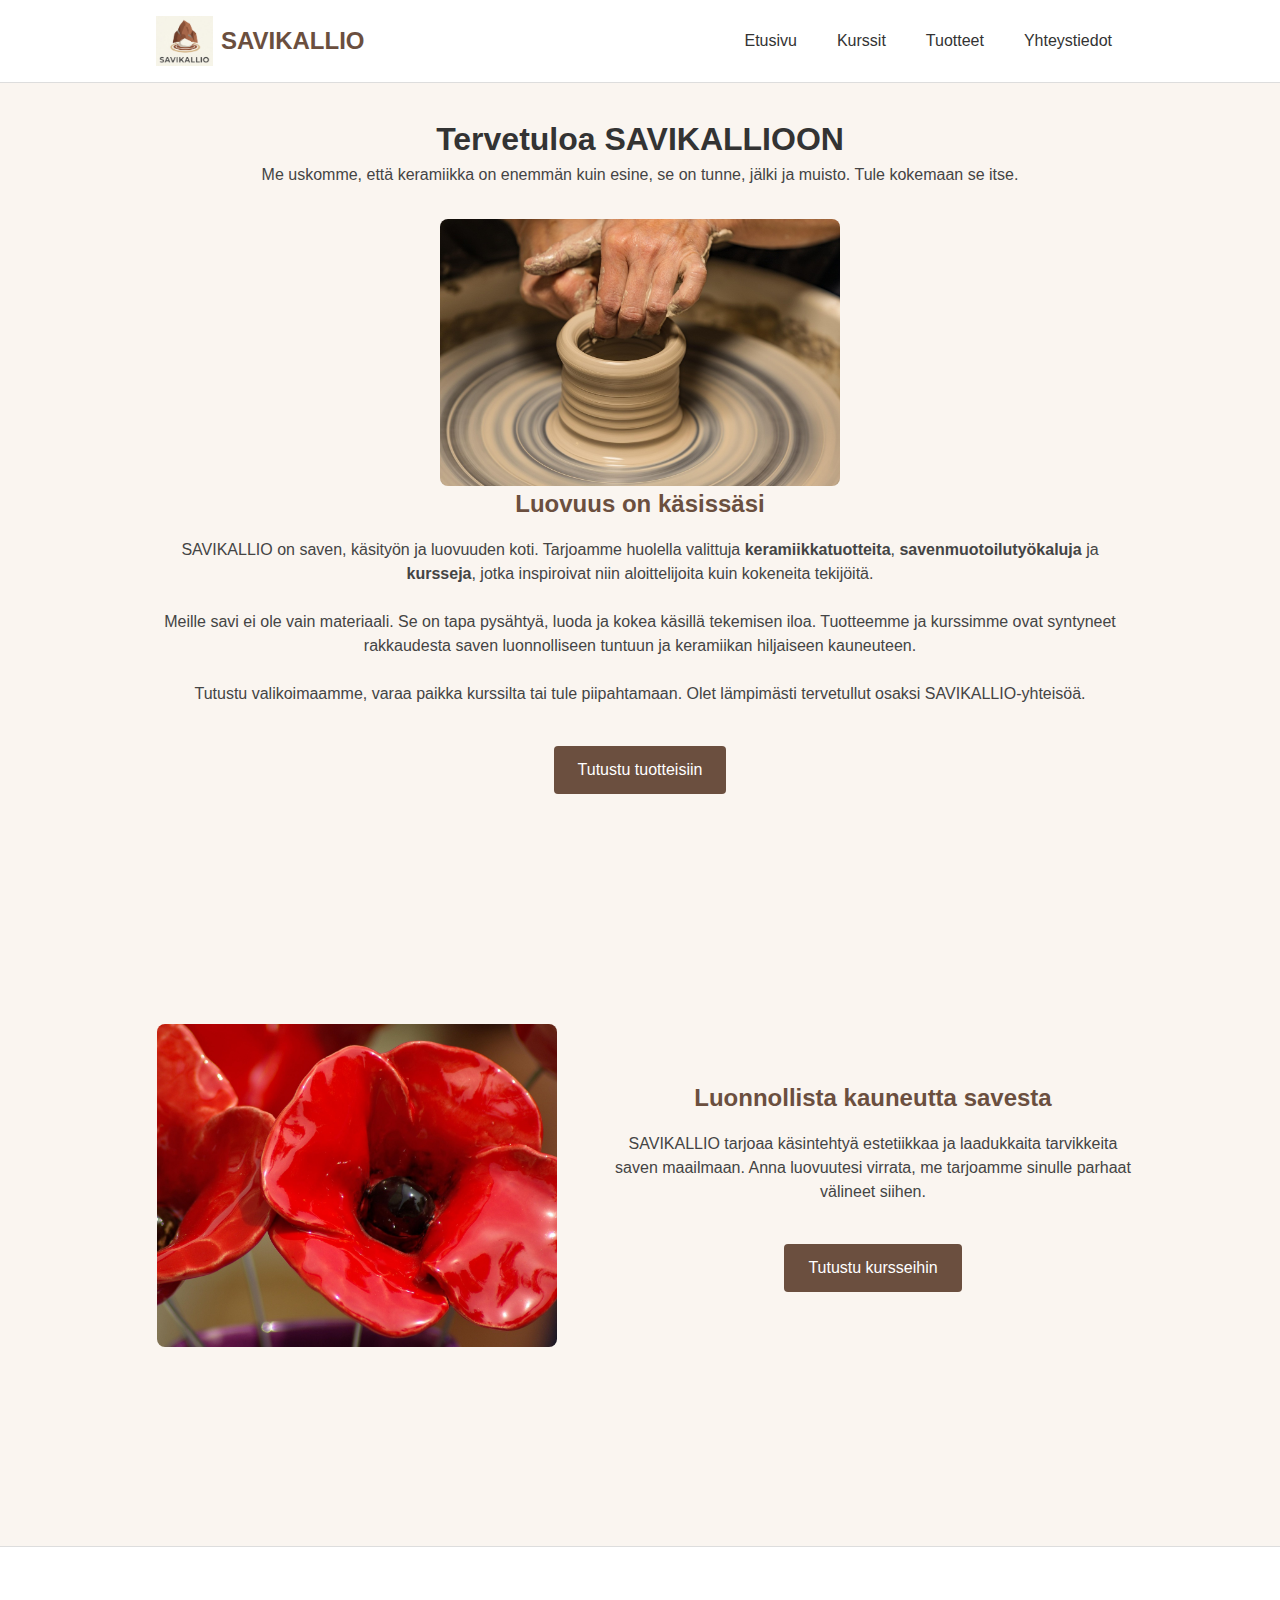
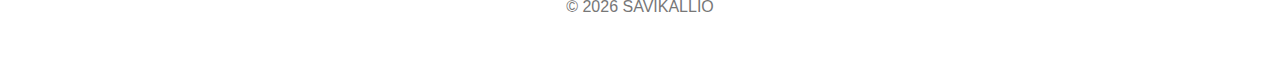
<file: index.html>
<!doctype html>
<html lang="fi">

<head>
  <meta charset="utf-8" />
  <meta name="viewport" content="width=device-width,initial-scale=1" />
  <meta name="author" content="Kaisa Kallio">
  <title>SAVIKALLIO</title>
  <link rel="stylesheet" href="tyyli.css" />
</head>

<body>
  <header class="site-header">
    <div class="container header-inner">
      <a class="brand" href="index.html">
        <img src="Kuvia/Logo.jpg" alt="SAVIKALLIO logo" class="logo" />
        <span class="brand-text">SAVIKALLIO</span>
      </a>

      <!-- Piilotettu valintaruutu -->
      <input type="checkbox" id="nav-toggle" class="nav-checkbox" />
      <label for="nav-toggle" class="nav-toggle-label" aria-label="Avaa valikko">
        ☰
      </label>

      <!-- <button id="navToggle4" class="nav-toggle" aria-expanded="false" aria-controls="mainNav4">Valikko</button> -->

      <nav id="mainNav4" class="main-nav" aria-label="Päänavigaatio">
        <ul>
          <li><a href="index.html">Etusivu</a></li>
          <li><a href="kurssit.html">Kurssit</a></li>
          <li><a href="tuotteet.html" aria-current="page">Tuotteet</a></li>
          <li><a href="yhteystiedot.html">Yhteystiedot</a></li>
        </ul>
      </nav>
    </div>

  </header>

  <!--hero-section container-->

  <section class="image-text container">
    <div class="text-side">
      <h1>Tervetuloa SAVIKALLIOON</h1>

      <p>
        Me uskomme, että keramiikka on enemmän kuin esine, se on tunne, jälki ja muisto. Tule kokemaan se itse.
      </p>
    </div>
  </section>

  <section class="image-text container">
    <div class="image-side">
      <img src="Kuvia/Dreijaus.jpg" alt="Savimateriaali tai keramiikkatyö" />
    </div>
    <div class="text-side">
      <h2>Luovuus on käsissäsi</h2>

      <p> SAVIKALLIO on saven, käsityön ja luovuuden koti. Tarjoamme huolella valittuja
        <strong>keramiikkatuotteita</strong>, <strong>savenmuotoilutyökaluja</strong> ja <strong>kursseja</strong>,
        jotka
        inspiroivat niin aloittelijoita kuin kokeneita tekijöitä.
      </p>

      <p>
        Meille savi ei ole vain materiaali. Se on tapa pysähtyä, luoda ja kokea käsillä tekemisen iloa. Tuotteemme ja
        kurssimme ovat syntyneet rakkaudesta saven luonnolliseen tuntuun ja keramiikan hiljaiseen kauneuteen.
      </p>

      <p>
        Tutustu valikoimaamme, varaa paikka kurssilta tai tule piipahtamaan. Olet lämpimästi tervetullut osaksi
        SAVIKALLIO-yhteisöä.
      </p>

      <a href="tuotteet.html" class="button">Tutustu tuotteisiin</a>
    </div>
  </section>

  <section class="centered-section">
    <div class="centered-content">
      <div class="image-side">
        <img src="Kuvia/Kukkia.jpg" alt="Savikukkia" />
      </div>
      <div class="text-side">
        <h2>Luonnollista kauneutta savesta</h2>
        <p>
          SAVIKALLIO tarjoaa käsintehtyä estetiikkaa ja laadukkaita tarvikkeita saven maailmaan. Anna luovuutesi
          virrata, me tarjoamme sinulle parhaat välineet siihen.
        </p>
        <a href="kurssit.html" class="button">Tutustu kursseihin</a>
      </div>
    </div>
  </section>



  <footer class="site-footer">
    <div class="container footer-inner">
      <p>© <span id="year4"></span> SAVIKALLIO</p>
    </div>
  </footer>

  <script>
    document.addEventListener('DOMContentLoaded', () => {
      const yearEl = document.getElementById('year4');
      if (yearEl) yearEl.textContent = new Date().getFullYear();

      const navToggle = document.getElementById('navToggle4');
      const mainNav = document.getElementById('mainNav4');

      if (navToggle && mainNav) {
        navToggle.addEventListener('click', () => {
          const expanded = navToggle.getAttribute('aria-expanded') === 'true';
          navToggle.setAttribute('aria-expanded', !expanded);
          mainNav.classList.toggle('open');
        });
      }
    });
  </script>
</body>

</html>
</file>
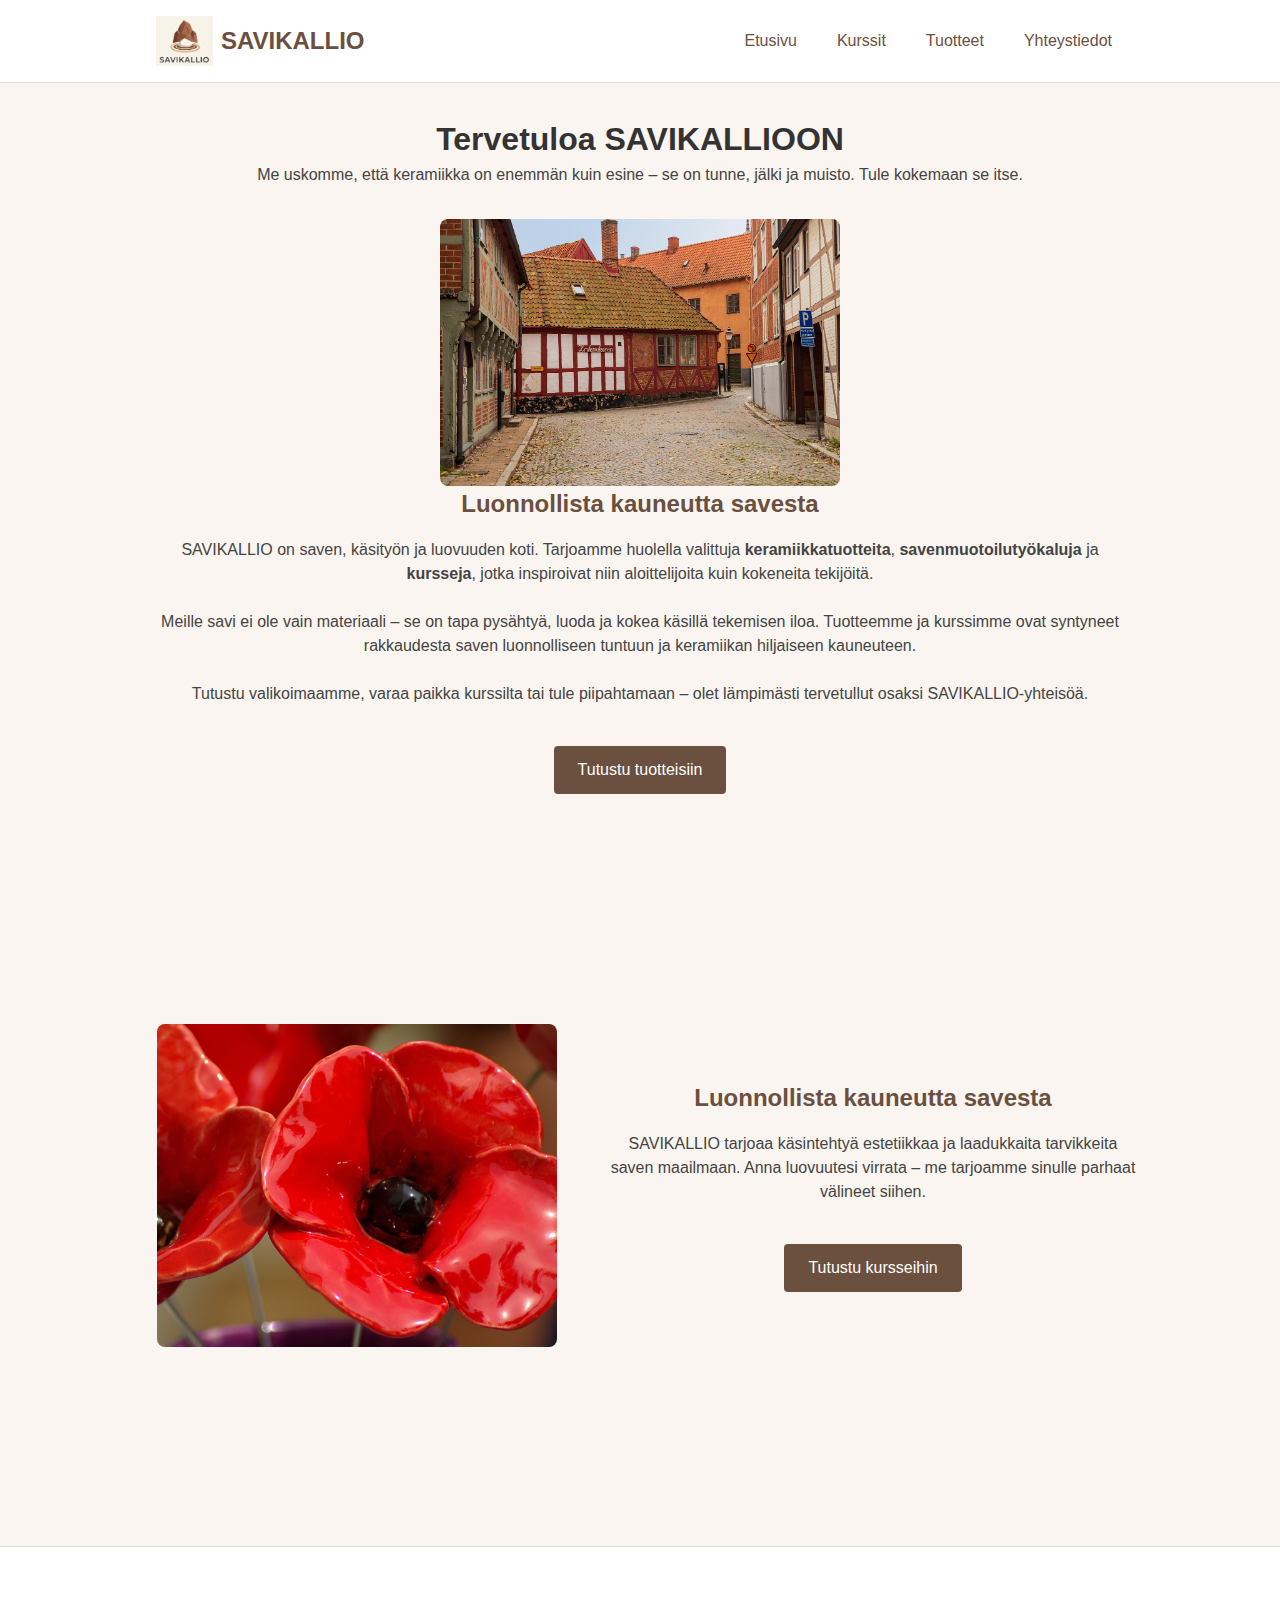
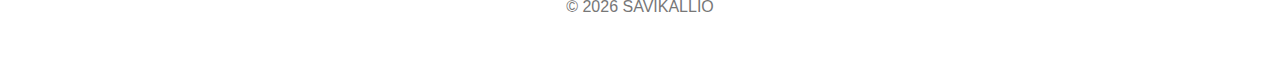
<file: SAVIKALLIO/index.html>
<!doctype html>
<html lang="fi">

<head>
  <meta charset="utf-8" />
  <meta name="viewport" content="width=device-width,initial-scale=1" />
  <meta name="author" content="Kaisa Kallio">
  <title>Tuotteet — SAVIKALLIO</title>
  <link rel="stylesheet" href="tyyli.css" />
</head>

<body>
  <header class="site-header">
    <div class="container header-inner">
      <a class="brand" href="index.html">
        <img src="Kuvia/Logo.jpg" alt="SAVIKALLIO logo" class="logo" />
        <span class="brand-text">SAVIKALLIO</span>
      </a>

      <!-- Piilotettu valintaruutu -->
      <input type="checkbox" id="nav-toggle" class="nav-checkbox" />
      <label for="nav-toggle" class="nav-toggle-label" aria-label="Avaa valikko">
        ☰
      </label>

      <button id="navToggle4" class="nav-toggle" aria-expanded="false" aria-controls="mainNav4">Valikko</button>

      <nav id="mainNav4" class="main-nav" aria-label="Päänavigaatio">
        <ul>
          <li><a href="index.html">Etusivu</a></li>
          <li><a href="kurssit.html">Kurssit</a></li>
          <li><a href="tuotteet.html" aria-current="page">Tuotteet</a></li>
          <li><a href="yhteystiedot.html">Yhteystiedot</a></li>
        </ul>
      </nav>
    </div>

  </header>

  <!--hero-section container-->

  <section class="image-text container">
    <div class="text-side">
      <h1>Tervetuloa SAVIKALLIOON</h1>

      <p>
        Me uskomme, että keramiikka on enemmän kuin esine – se on tunne, jälki ja muisto. Tule kokemaan se itse.
      </p>
    </div>
  </section>

  <section class="image-text container">
    <div class="image-side">
      <img src="Kuvia/Tilat.jpg" alt="Savimateriaali tai keramiikkatyö" />
    </div>
    <div class="text-side">
      <h2>Luonnollista kauneutta savesta</h2>

      <p> SAVIKALLIO on saven, käsityön ja luovuuden koti. Tarjoamme huolella valittuja
        <strong>keramiikkatuotteita</strong>, <strong>savenmuotoilutyökaluja</strong> ja <strong>kursseja</strong>,
        jotka
        inspiroivat niin aloittelijoita kuin kokeneita tekijöitä.
      </p>

      <p>
        Meille savi ei ole vain materiaali – se on tapa pysähtyä, luoda ja kokea käsillä tekemisen iloa. Tuotteemme ja
        kurssimme ovat syntyneet rakkaudesta saven luonnolliseen tuntuun ja keramiikan hiljaiseen kauneuteen.
      </p>

      <p>
        Tutustu valikoimaamme, varaa paikka kurssilta tai tule piipahtamaan – olet lämpimästi tervetullut osaksi
        SAVIKALLIO-yhteisöä.
      </p>

      <a href="tuotteet.html" class="button">Tutustu tuotteisiin</a>
    </div>
  </section>

  <section class="centered-section">
    <div class="centered-content">
      <div class="image-side">
        <img src="Kuvia/Kukkia.jpg" alt="Savikukkia" />
      </div>
      <div class="text-side">
        <h2>Luonnollista kauneutta savesta</h2>
        <p>
          SAVIKALLIO tarjoaa käsintehtyä estetiikkaa ja laadukkaita tarvikkeita saven maailmaan. Anna luovuutesi virrata
          – me tarjoamme sinulle parhaat välineet siihen.
        </p>
        <a href="kurssit.html" class="button">Tutustu kursseihin</a>
      </div>
    </div>
  </section>



  <footer class="site-footer">
    <div class="container footer-inner">
      <p>© <span id="year4"></span> SAVIKALLIO</p>
    </div>
  </footer>

  <script>
    document.addEventListener('DOMContentLoaded', () => {
      const yearEl = document.getElementById('year4');
      if (yearEl) yearEl.textContent = new Date().getFullYear();

      const navToggle = document.getElementById('navToggle4');
      const mainNav = document.getElementById('mainNav4');

      if (navToggle && mainNav) {
        navToggle.addEventListener('click', () => {
          const expanded = navToggle.getAttribute('aria-expanded') === 'true';
          navToggle.setAttribute('aria-expanded', !expanded);
          mainNav.classList.toggle('open');
        });
      }
    });
  </script>
</body>

</html>
</file>
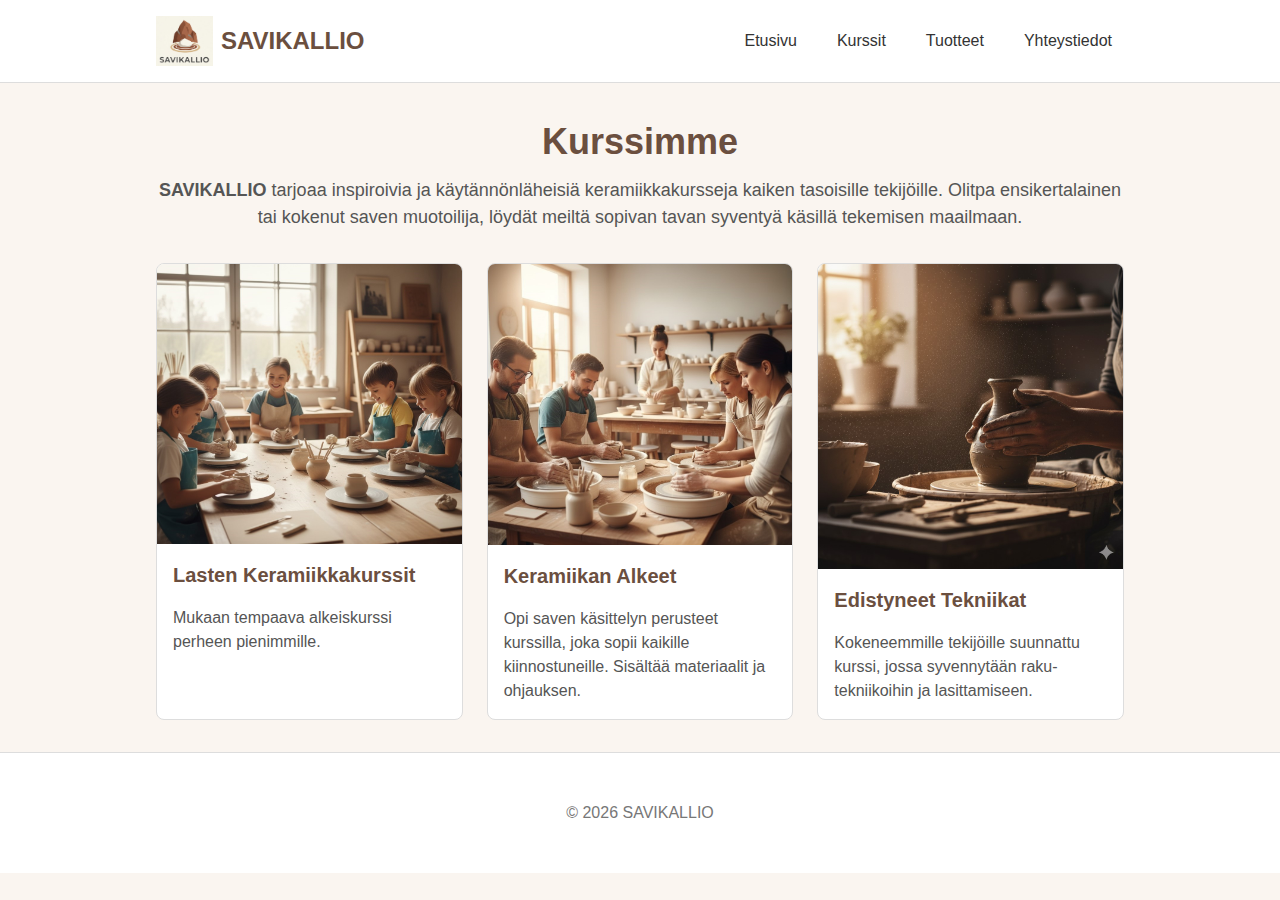
<file: kurssit.html>
<!doctype html>
<html lang="fi">

<head>
    <meta charset="utf-8" />
    <meta name="viewport" content="width=device-width,initial-scale=1" />
    <meta name="author" content="Kaisa Kallio">
    <title>SAVIKALLIO</title>
    <link rel="stylesheet" href="tyyli.css" />
</head>

<body>
    <header class="site-header">
        <div class="container header-inner">
            <a class="brand" href="index.html">
                <img src="Kuvia/Logo.jpg" alt="SAVIKALLIO logo" class="logo" />
                <span class="brand-text">SAVIKALLIO</span>
            </a>

            <!-- Piilotettu valintaruutu -->
            <input type="checkbox" id="nav-toggle" class="nav-checkbox" />
            <label for="nav-toggle" class="nav-toggle-label" aria-label="Avaa valikko">
                ☰
            </label>

            <!-- <button id="navToggle4" class="nav-toggle" aria-expanded="false" aria-controls="mainNav4">Valikko</button>-->

            <nav id="mainNav4" class="main-nav" aria-label="Päänavigaatio">
                <ul>
                    <li><a href="index.html">Etusivu</a></li>
                    <li><a href="kurssit.html">Kurssit</a></li>
                    <li><a href="tuotteet.html" aria-current="page">Tuotteet</a></li>
                    <li><a href="yhteystiedot.html">Yhteystiedot</a></li>
                </ul>
            </nav>
        </div>
    </header>

    <main class="container">
        <section class="products-hero">
            <h1>Kurssimme</h1>
            <p><strong>SAVIKALLIO</strong> tarjoaa inspiroivia ja käytännönläheisiä keramiikkakursseja kaiken tasoisille
                tekijöille.
                Olitpa ensikertalainen tai kokenut saven muotoilija, löydät meiltä sopivan tavan syventyä käsillä
                tekemisen maailmaan.</p>
        </section>

        <section class="products-list">
            <div class="grid">

                <article class="card">
                    <img src="Kuvia/Lapset.jpg" alt="Lasten Keramiikkakurssit" />
                    <h3>Lasten Keramiikkakurssit</h3>
                    <p>Mukaan tempaava alkeiskurssi perheen pienimmille.</p>
                </article>

                <!-- Kurssit -->
                <article class="card">
                    <img src="Kuvia/Alkeet.jpg" alt="Keramiikan alkeet -kurssi" />
                    <h3>Keramiikan Alkeet</h3>
                    <p>Opi saven käsittelyn perusteet kurssilla, joka sopii kaikille kiinnostuneille. Sisältää
                        materiaalit ja
                        ohjauksen.</p>
                </article>

                <article class="card">
                    <img src="Kuvia/Syventava.jpg" alt="Edistynyt kurssi" />
                    <h3>Edistyneet Tekniikat</h3>
                    <p>Kokeneemmille tekijöille suunnattu kurssi, jossa syvennytään raku-tekniikoihin ja lasittamiseen.
                    </p>
                </article>
            </div>
        </section>
    </main>

    <footer class="site-footer">
        <div class="container footer-inner">
            <p>© <span id="year4"></span> SAVIKALLIO</p>
        </div>
    </footer>

    <script>
        document.addEventListener('DOMContentLoaded', () => {
            const yearEl = document.getElementById('year4');
            if (yearEl) yearEl.textContent = new Date().getFullYear();

            const navToggle = document.getElementById('navToggle4');
            const mainNav = document.getElementById('mainNav4');

            if (navToggle && mainNav) {
                navToggle.addEventListener('click', () => {
                    const expanded = navToggle.getAttribute('aria-expanded') === 'true';
                    navToggle.setAttribute('aria-expanded', !expanded);
                    mainNav.classList.toggle('open');
                });
            }
        });
    </script>
</body>

</html>
</file>
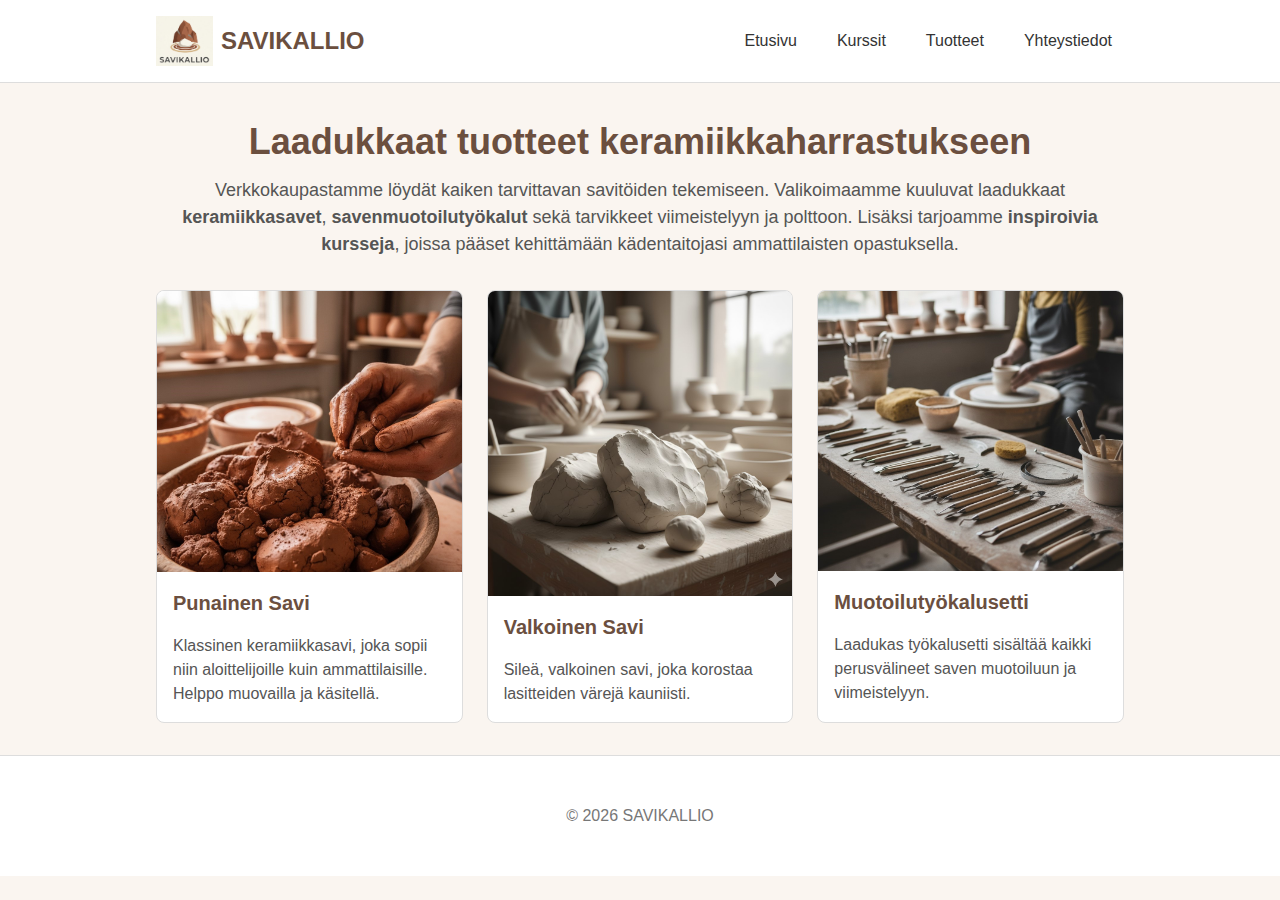
<file: tuotteet.html>
<!doctype html>
<html lang="fi">

<head>
    <meta charset="utf-8" />
    <meta name="viewport" content="width=device-width,initial-scale=1" />
    <meta name="author" content="Kaisa Kallio">
    <title>SAVIKALLIO</title>
    <link rel="stylesheet" href="tyyli.css" />
</head>

<body>
    <header class="site-header">
        <div class="container header-inner">
            <a class="brand" href="tuotteet.html">
                <img src="Kuvia/Logo.jpg" alt="SAVIKALLIO logo" class="logo" />
                <span class="brand-text">SAVIKALLIO</span>
            </a>

            <!-- Piilotettu valintaruutu -->
            <input type="checkbox" id="nav-toggle" class="nav-checkbox" />
            <label for="nav-toggle" class="nav-toggle-label" aria-label="Avaa valikko">
                ☰
            </label>

            <!--<button id="navToggle4" class="nav-toggle" aria-expanded="false" aria-controls="mainNav4">Valikko</button>-->

            <nav id="mainNav4" class="main-nav" aria-label="Päänavigaatio">
                <ul>
                    <li><a href="index.html">Etusivu</a></li>
                    <li><a href="kurssit.html">Kurssit</a></li>
                    <li><a href="tuotteet.html" aria-current="page">Tuotteet</a></li>
                    <li><a href="yhteystiedot.html">Yhteystiedot</a></li>
                </ul>
            </nav>
        </div>
    </header>

    <main class="container">
        <section class="products-hero">
            <h1>Laadukkaat tuotteet keramiikkaharrastukseen</h1>
            <p>Verkkokaupastamme löydät kaiken tarvittavan savitöiden tekemiseen. Valikoimaamme kuuluvat
                laadukkaat <strong>keramiikkasavet</strong>, <strong>savenmuotoilutyökalut</strong> sekä tarvikkeet
                viimeistelyyn ja polttoon. Lisäksi tarjoamme <strong>inspiroivia kursseja</strong>, joissa pääset
                kehittämään kädentaitojasi ammattilaisten opastuksella.</p>
        </section>

        <section class="products-list">
            <div class="grid">

                <article class="card">
                    <img src="Kuvia/Punasavi.jpg" alt="Punainen savi" />
                    <h3>Punainen Savi</h3>
                    <p>Klassinen keramiikkasavi, joka sopii niin aloittelijoille kuin ammattilaisille. Helppo muovailla
                        ja käsitellä.</p>
                </article>

                <article class="card">
                    <img src="Kuvia/Savi.jpg" alt="Valkoinen savi" />
                    <h3>Valkoinen Savi</h3>
                    <p>Sileä, valkoinen savi, joka korostaa lasitteiden värejä kauniisti.</p>
                </article>

                <article class="card">
                    <img src="Kuvia/Muotoilu.jpg" alt="Muotoilutyökalusetti" />
                    <h3>Muotoilutyökalusetti</h3>
                    <p>Laadukas työkalusetti sisältää kaikki perusvälineet saven muotoiluun ja viimeistelyyn.</p>
                </article>


            </div>
        </section>
    </main>

    <footer class="site-footer">
        <div class="container footer-inner">
            <p>© <span id="year4"></span> SAVIKALLIO</p>
        </div>
    </footer>

    <script>
        document.addEventListener('DOMContentLoaded', () => {
            const yearEl = document.getElementById('year4');
            if (yearEl) yearEl.textContent = new Date().getFullYear();

            const navToggle = document.getElementById('navToggle4');
            const mainNav = document.getElementById('mainNav4');

            if (navToggle && mainNav) {
                navToggle.addEventListener('click', () => {
                    const expanded = navToggle.getAttribute('aria-expanded') === 'true';
                    navToggle.setAttribute('aria-expanded', !expanded);
                    mainNav.classList.toggle('open');
                });
            }
        });
    </script>
</body>

</html>
</file>
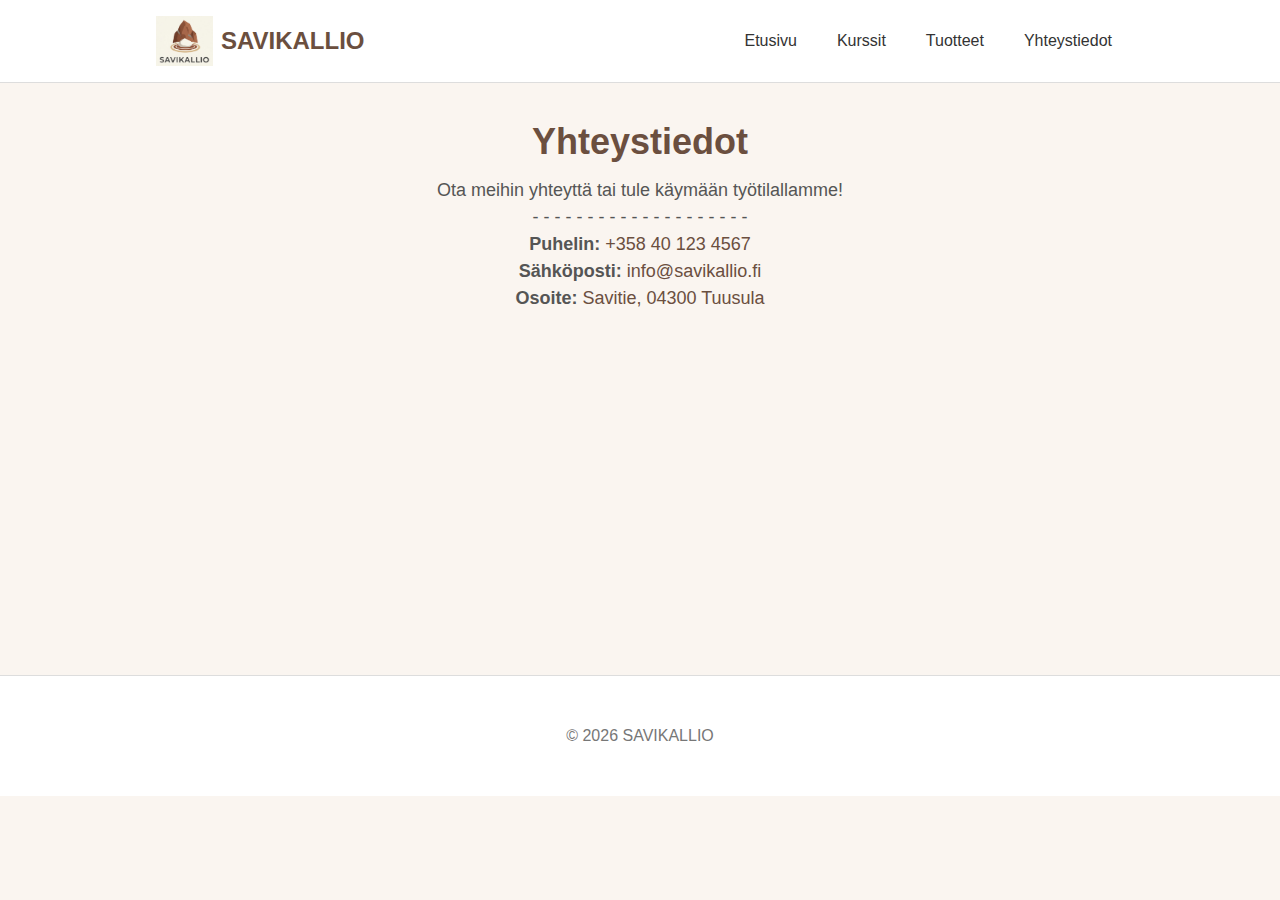
<file: yhteystiedot.html>
<!doctype html>
<html lang="fi">

<head>
    <meta charset="utf-8" />
    <meta name="viewport" content="width=device-width,initial-scale=1" />
    <meta name="author" content="Kaisa Kallio">
    <title>Tuotteet — SAVIKALLIO</title>
    <link rel="stylesheet" href="tyyli.css" />
</head>

<body>
    <header class="site-header">
        <div class="container header-inner">
            <a class="brand" href="yhteystiedot.html">
                <img src="Kuvia/Logo.jpg" alt="SAVIKALLIO logo" class="logo" />
                <span class="brand-text">SAVIKALLIO</span>
            </a>

            <button id="navToggle4" class="nav-toggle" aria-expanded="false" aria-controls="mainNav4">Valikko</button>

            <nav id="mainNav4" class="main-nav" aria-label="Päänavigaatio">
                <ul>
                    <li><a href="index.html">Etusivu</a></li>
                    <li><a href="kurssit.html">Kurssit</a></li>
                    <li><a href="tuotteet.html" aria-current="page">Tuotteet</a></li>
                    <li><a href="yhteystiedot.html">Yhteystiedot</a></li>
                </ul>
            </nav>
        </div>
    </header>

    <main class="container">
        <section class="products-hero">

            <section class="contact-section container">

                <div class="contact-grid">
                    <div>
                        <h1>Yhteystiedot</h1>
                        <p>Ota meihin yhteyttä tai tule käymään työtilallamme!</p>
                        <p> - - - - - - - - - - - - - - - - - - - - </p>
                        <p><strong>Puhelin:</strong> <a href="tel:+358401234567">+358 40 123 4567</a></p>
                        <p><strong>Sähköposti:</strong> <a href="mailto:info@savikallio.fi">info@savikallio.fi</a></p>
                        <p><strong>Osoite:</strong> <a href="https://www.google.com/maps/place/Savitie,+Tuusula"
                                target="_blank" rel="noopener noreferrer">Savitie, 04300 Tuusula</a></p>
                    </div>
                </div>
                <div class="map-embed" style="margin-top: 1.5rem;">
                    <iframe
                        src="https://www.google.com/maps/embed?pb=!1m18!1m12!1m3!1d7963.359203520155!2d25.018553!3d60.404720!2m3!1f0!2f0!3f0!3m2!1i1024!2i768!4f13.1!3m3!1m2!1s0x4692044bce8e7e51%3A0x54b1bfb0a88834a1!2sSavitie%2C%2004300%20Tuusula!5e0!3m2!1sfi!2sfi!4v1697654321000!5m2!1sfi!2sfi"
                        width="100%" height="300" style="border:0;" allowfullscreen="" loading="lazy"
                        referrerpolicy="no-referrer-when-downgrade"></iframe>
                </div>
            </section>

        </section>

    </main>

    <footer class="site-footer">
        <div class="container footer-inner">
            <p>© <span id="year4"></span> SAVIKALLIO</p>
        </div>
    </footer>

    <script>
        document.addEventListener('DOMContentLoaded', () => {
            const yearEl = document.getElementById('year4');
            if (yearEl) yearEl.textContent = new Date().getFullYear();

            const navToggle = document.getElementById('navToggle4');
            const mainNav = document.getElementById('mainNav4');

            if (navToggle && mainNav) {
                navToggle.addEventListener('click', () => {
                    const expanded = navToggle.getAttribute('aria-expanded') === 'true';
                    navToggle.setAttribute('aria-expanded', !expanded);
                    mainNav.classList.toggle('open');
                });
            }
        });
    </script>
</body>

</html>
</file>
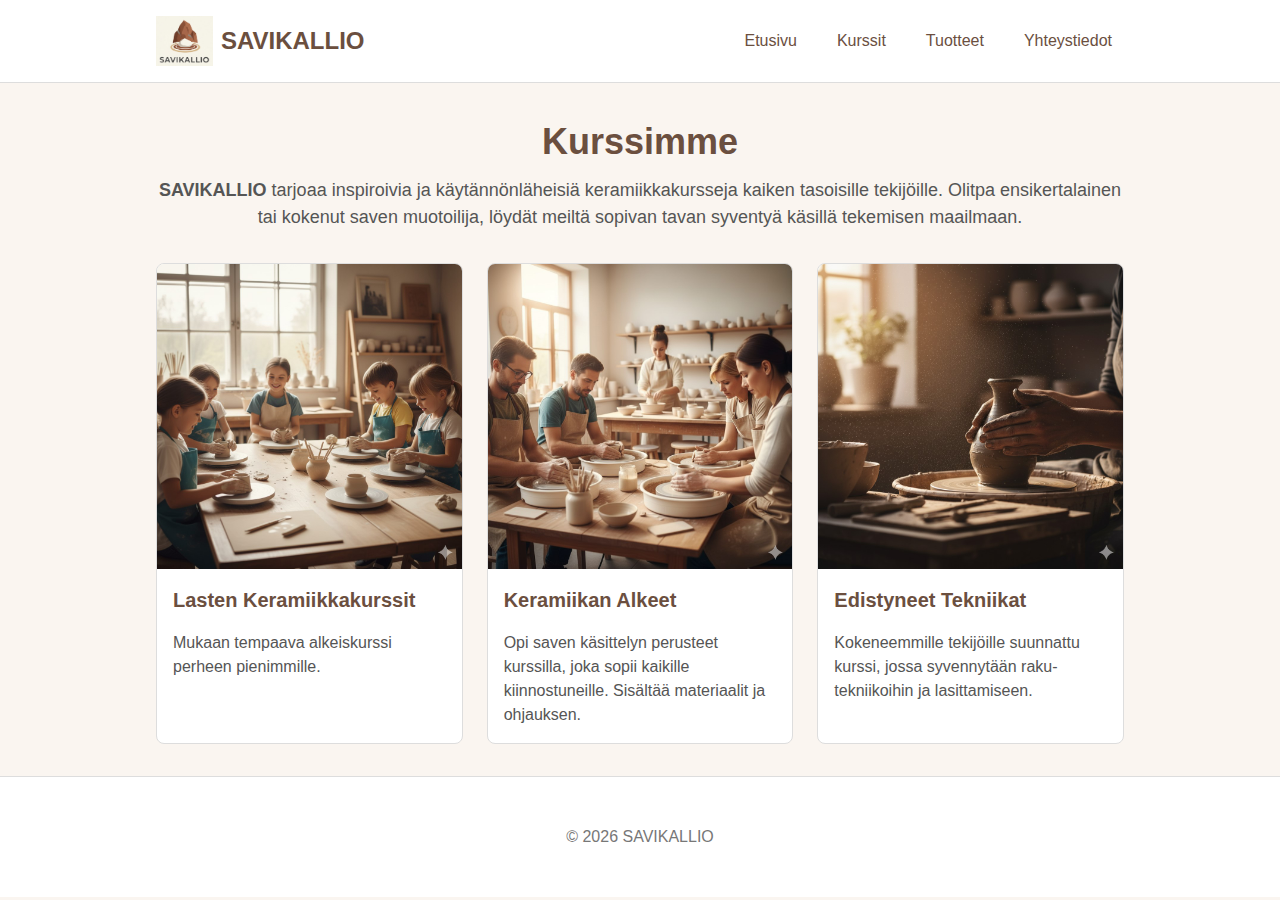
<file: SAVIKALLIO/kurssit.html>
<!doctype html>
<html lang="fi">

<head>
    <meta charset="utf-8" />
    <meta name="viewport" content="width=device-width,initial-scale=1" />
    <meta name="author" content="Kaisa Kallio">
    <title>Tuotteet — SAVIKALLIO</title>
    <link rel="stylesheet" href="tyyli.css" />
</head>

<body>
    <header class="site-header">
        <div class="container header-inner">
            <a class="brand" href="kurssit.html">
                <img src="Kuvia/Logo.jpg" alt="SAVIKALLIO logo" class="logo" />
                <span class="brand-text">SAVIKALLIO</span>
            </a>

            <button id="navToggle4" class="nav-toggle" aria-expanded="false" aria-controls="mainNav4">Valikko</button>

            <nav id="mainNav4" class="main-nav" aria-label="Päänavigaatio">
                <ul>
                    <li><a href="index.html">Etusivu</a></li>
                    <li><a href="kurssit.html">Kurssit</a></li>
                    <li><a href="tuotteet.html" aria-current="page">Tuotteet</a></li>
                    <li><a href="yhteystiedot.html">Yhteystiedot</a></li>
                </ul>
            </nav>
        </div>
    </header>

    <main class="container">
        <section class="products-hero">
            <h1>Kurssimme</h1>
            <p><strong>SAVIKALLIO</strong> tarjoaa inspiroivia ja käytännönläheisiä keramiikkakursseja kaiken tasoisille
                tekijöille.
                Olitpa ensikertalainen tai kokenut saven muotoilija, löydät meiltä sopivan tavan syventyä käsillä
                tekemisen maailmaan.</p>
        </section>

        <section class="products-list">
            <div class="grid">

                <article class="card">
                    <img src="Kuvia/Lapset.jpg" alt="Lasten Keramiikkakurssit" />
                    <h3>Lasten Keramiikkakurssit</h3>
                    <p>Mukaan tempaava alkeiskurssi perheen pienimmille.</p>
                </article>

                <!-- Kurssit -->
                <article class="card">
                    <img src="Kuvia/Alkeet.jpg" alt="Keramiikan alkeet -kurssi" />
                    <h3>Keramiikan Alkeet</h3>
                    <p>Opi saven käsittelyn perusteet kurssilla, joka sopii kaikille kiinnostuneille. Sisältää
                        materiaalit ja
                        ohjauksen.</p>
                </article>

                <article class="card">
                    <img src="Kuvia/Syventava.jpg" alt="Edistynyt kurssi" />
                    <h3>Edistyneet Tekniikat</h3>
                    <p>Kokeneemmille tekijöille suunnattu kurssi, jossa syvennytään raku-tekniikoihin ja lasittamiseen.
                    </p>
                </article>
            </div>
        </section>
    </main>

    <footer class="site-footer">
        <div class="container footer-inner">
            <p>© <span id="year4"></span> SAVIKALLIO</p>
        </div>
    </footer>

    <script>
        document.addEventListener('DOMContentLoaded', () => {
            const yearEl = document.getElementById('year4');
            if (yearEl) yearEl.textContent = new Date().getFullYear();

            const navToggle = document.getElementById('navToggle4');
            const mainNav = document.getElementById('mainNav4');

            if (navToggle && mainNav) {
                navToggle.addEventListener('click', () => {
                    const expanded = navToggle.getAttribute('aria-expanded') === 'true';
                    navToggle.setAttribute('aria-expanded', !expanded);
                    mainNav.classList.toggle('open');
                });
            }
        });
    </script>
</body>

</html>
</file>
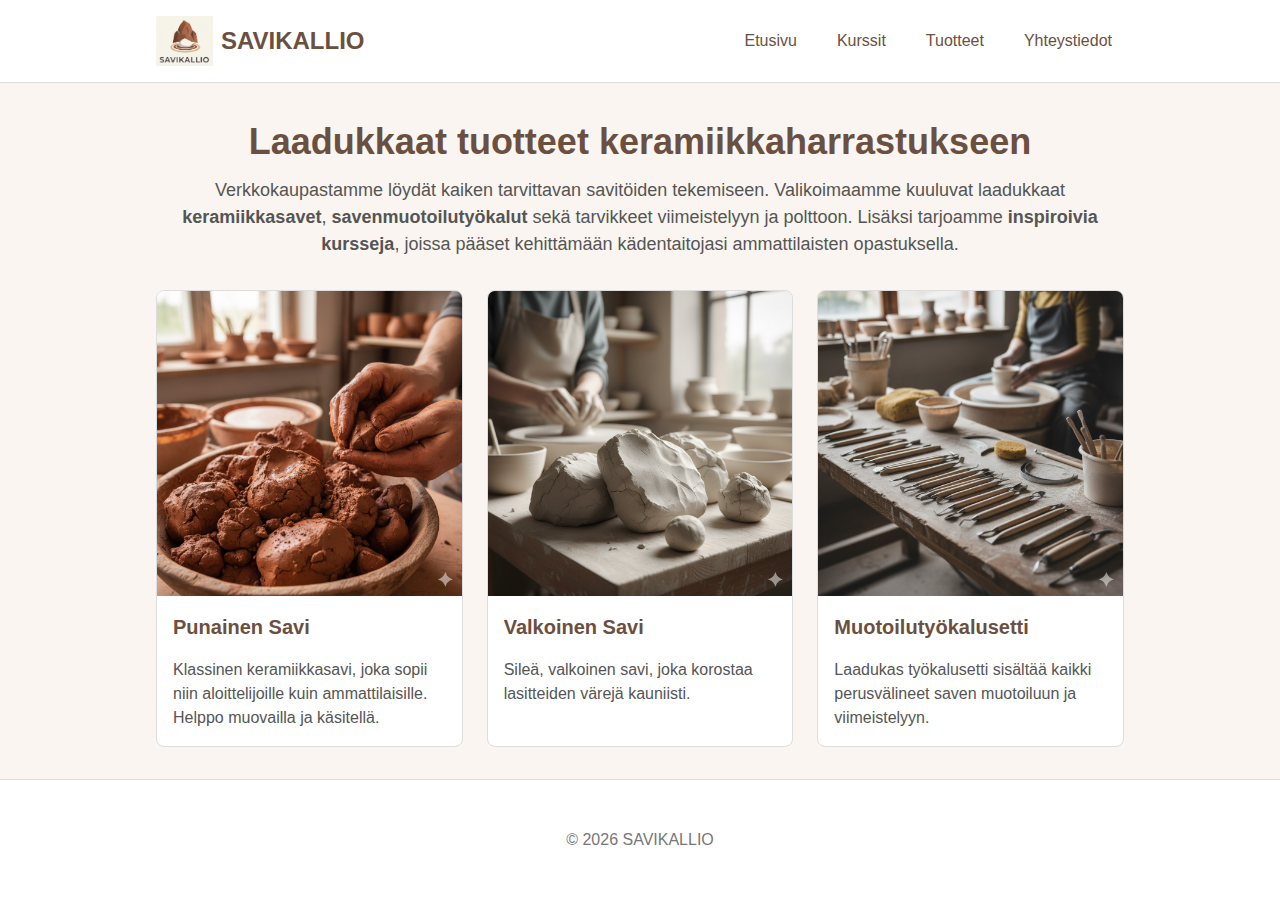
<file: SAVIKALLIO/tuotteet.html>
<!doctype html>
<html lang="fi">

<head>
    <meta charset="utf-8" />
    <meta name="viewport" content="width=device-width,initial-scale=1" />
    <meta name="author" content="Kaisa Kallio">
    <title>Tuotteet — SAVIKALLIO</title>
    <link rel="stylesheet" href="tyyli.css" />
</head>

<body>
    <header class="site-header">
        <div class="container header-inner">
            <a class="brand" href="tuotteet.html">
                <img src="Kuvia/Logo.jpg" alt="SAVIKALLIO logo" class="logo" />
                <span class="brand-text">SAVIKALLIO</span>
            </a>

            <button id="navToggle4" class="nav-toggle" aria-expanded="false" aria-controls="mainNav4">Valikko</button>

            <nav id="mainNav4" class="main-nav" aria-label="Päänavigaatio">
                <ul>
                    <li><a href="index.html">Etusivu</a></li>
                    <li><a href="kurssit.html">Kurssit</a></li>
                    <li><a href="tuotteet.html" aria-current="page">Tuotteet</a></li>
                    <li><a href="yhteystiedot.html">Yhteystiedot</a></li>
                </ul>
            </nav>
        </div>
    </header>

    <main class="container">
        <section class="products-hero">
            <h1>Laadukkaat tuotteet keramiikkaharrastukseen</h1>
            <p>Verkkokaupastamme löydät kaiken tarvittavan savitöiden tekemiseen. Valikoimaamme kuuluvat
                laadukkaat <strong>keramiikkasavet</strong>, <strong>savenmuotoilutyökalut</strong> sekä tarvikkeet
                viimeistelyyn ja polttoon. Lisäksi tarjoamme <strong>inspiroivia kursseja</strong>, joissa pääset
                kehittämään kädentaitojasi ammattilaisten opastuksella.</p>
        </section>

        <section class="products-list">
            <div class="grid">

                <article class="card">
                    <img src="Kuvia/Punasavi.jpg" alt="Punainen savi" />
                    <h3>Punainen Savi</h3>
                    <p>Klassinen keramiikkasavi, joka sopii niin aloittelijoille kuin ammattilaisille. Helppo muovailla
                        ja käsitellä.</p>
                </article>

                <article class="card">
                    <img src="Kuvia/Savi.jpg" alt="Valkoinen savi" />
                    <h3>Valkoinen Savi</h3>
                    <p>Sileä, valkoinen savi, joka korostaa lasitteiden värejä kauniisti.</p>
                </article>

                <article class="card">
                    <img src="Kuvia/Muotoilu.jpg" alt="Muotoilutyökalusetti" />
                    <h3>Muotoilutyökalusetti</h3>
                    <p>Laadukas työkalusetti sisältää kaikki perusvälineet saven muotoiluun ja viimeistelyyn.</p>
                </article>


            </div>
        </section>
    </main>

    <footer class="site-footer">
        <div class="container footer-inner">
            <p>© <span id="year4"></span> SAVIKALLIO</p>
        </div>
    </footer>

    <script>
        document.addEventListener('DOMContentLoaded', () => {
            const yearEl = document.getElementById('year4');
            if (yearEl) yearEl.textContent = new Date().getFullYear();

            const navToggle = document.getElementById('navToggle4');
            const mainNav = document.getElementById('mainNav4');

            if (navToggle && mainNav) {
                navToggle.addEventListener('click', () => {
                    const expanded = navToggle.getAttribute('aria-expanded') === 'true';
                    navToggle.setAttribute('aria-expanded', !expanded);
                    mainNav.classList.toggle('open');
                });
            }
        });
    </script>
</body>

</html>
</file>
<file: tyyli.css>
:root {
    --primary-color: #6b4f3f;
    /* esim. saven ruskea sävy */
    --secondary-color: #c9b8a7;
    /* vaalea neutraali */
    --accent-color: #8a6b56;
    /* korostusväri */
    --text-color: #333333;
    --bg-color: #faf5f0;
    --link-color: var(--primary-color);
    --link-hover-color: var(--accent-color);
    --border-color: #ddd;
    --font-sans: "Helvetica Neue", Helvetica, Arial, sans-serif;
    --font-serif: Georgia, "Times New Roman", serif;
}

* {
    box-sizing: border-box;
    margin: 0;
    padding: 0;
}

body {
    font-family: var(--font-sans);
    color: var(--text-color);
    background-color: var(--bg-color);
    line-height: 1.5;
}

a {
    color: var(--link-color);
    text-decoration: none;
}

a:hover,
a:focus {
    color: var(--link-hover-color);
    text-decoration: underline;
}

/* Header / navigaatio */

.site-header {
    background-color: #fff;
    border-bottom: 1px solid var(--border-color);
}

.header-inner {
    max-width: 1000px;
    margin: 0 auto;
    padding: 1rem;
    display: flex;
    align-items: center;
    justify-content: space-between;
}

.brand {
    display: flex;
    align-items: center;
    position: relative;
    z-index: 1000;
    pointer-events: auto;
}

.brand .logo {
    height: 50px;
    width: auto;
    margin-right: 0.5rem;
}

.brand-text {
    font-size: 1.5rem;
    font-weight: bold;
    color: var(--primary-color);
}

.nav-toggle {
    display: none;
    background: none;
    border: none;
    font-size: 1rem;
}

.main-nav ul {
    list-style: none;
    display: flex;
    gap: 1rem;
}

.main-nav a {
    padding: 0.5rem 0.75rem;
    border-radius: 4px;
}

.main-nav a:hover,
.main-nav a:focus {
    background-color: var(--secondary-color);
}

/* Responsive navigaatio pienemmille näytöille */
@media (max-width: 768px) {
    .nav-toggle {
        display: block;
    }

    .main-nav {
        display: none;
        flex-direction: column;
        width: 100%;
        background-color: #fff;
        border-top: 1px solid var(--border-color);
    }

    .main-nav.open {
        display: flex;
    }

    .main-nav ul {
        flex-direction: column;
        gap: 0;
    }

    .main-nav a {
        padding: 1rem;
        border-bottom: 1px solid var(--border-color);
    }
}

/* Pääsisältö */

.container {
    max-width: 1000px;
    margin: 2rem auto;
    padding: 0 1rem;
}

/* Hero / esittelytekstit tuotteille */

.products-hero {
    text-align: center;
    margin-bottom: 2rem;
}

.products-hero h1 {
    font-size: 2.25rem;
    color: var(--primary-color);
    margin-bottom: 0.5rem;
}

.products-hero p {
    font-size: 1.125rem;
    color: #555;
}

/* Tuote- / korttilistaus */

.products-list .grid {
    display: grid;
    grid-template-columns: repeat(auto-fill, minmax(240px, 1fr));
    gap: 1.5rem;
}

.card {
    background-color: #fff;
    border: 1px solid var(--border-color);
    border-radius: 8px;
    overflow: hidden;
    display: flex;
    flex-direction: column;
    transition: transform 0.2s ease, box-shadow 0.2s ease;
}

.card:hover {
    transform: translateY(-4px);
    box-shadow: 0 4px 12px rgba(0, 0, 0, 0.1);
}

.card img {
    width: 100%;
    height: auto;
    display: block;
}

.card h3 {
    margin: 1rem;
    font-size: 1.25rem;
    color: var(--primary-color);
}

.card p {
    margin: 0 1rem 1rem;
    flex-grow: 1;
    color: #555;
}

/* Footer */

.site-footer {
    background-color: #fff;
    border-top: 1px solid var(--border-color);
    padding: 1rem 0;
    text-align: center;
}

.site-footer p {
    color: #777;
}

/* Muutinimikkeet / apuluokat */

.text-center {
    text-align: center;
}

.mt-1 {
    margin-top: 1rem;
}

.mb-1 {
    margin-bottom: 1rem;
}

.button {
    display: inline-block;
    margin-top: 1rem;
    padding: 0.75rem 1.5rem;
    background-color: var(--primary-color);
    color: #fff;
    text-decoration: none;
    border-radius: 4px;
    transition: background-color 0.2s ease;
}

.button:hover {
    background-color: var(--accent-color);
}

.centered-section {
    display: flex;
    justify-content: center;
    align-items: center;
    min-height: 80vh;
    /* Korkeus lähes koko ruutu */
    background-color: var(--bg-color);
    /* taustaväri */
    padding: 2rem;
}

.centered-content {
    display: flex;
    align-items: center;
    justify-content: center;
    gap: 2rem;
    flex-wrap: wrap;
    max-width: 1000px;
    width: 100%;
}

.image-side {
    flex: 1 1 40%;
    display: flex;
    justify-content: center;
}

.image-side img {
    width: 100%;
    max-width: 400px;
    height: auto;
    border-radius: 8px;
}

.text-side {
    flex: 1 1 50%;
    text-align: center;
}

.text-side h2 {
    margin-bottom: 1rem;
    color: var(--primary-color);
}

.text-side p {
    margin-bottom: 1.5rem;
    color: #444;
}

.button {
    display: inline-block;
    padding: 0.75rem 1.5rem;
    background-color: var(--primary-color);
    color: #fff;
    border-radius: 4px;
    text-decoration: none;
    transition: background-color 0.2s ease;
}

.button:hover {
    background-color: var(--accent-color);
}

/* Header layout */
.site-header {
    background-color: #fff;
    border-bottom: 1px solid #ddd;
    padding: 1rem 0;
}

.header-inner {
    display: flex;
    justify-content: space-between;
    align-items: center;
    max-width: 1000px;
    margin: 0 auto;
    padding: 0 1rem;
}

.brand {
    display: flex;
    align-items: center;
    text-decoration: none;
}

.logo {
    height: 40px;
    margin-right: 0.5rem;
}

.brand-text {
    font-size: 1.5rem;
    font-weight: bold;
    color: var(--primary-color);
}

/* Perusvalikko */
.main-nav ul {
    list-style: none;
    display: flex;
    gap: 1rem;
}

.main-nav a {
    text-decoration: none;
    color: var(--primary-color);
    padding: 0.5rem 0.75rem;
}

.main-nav a:hover {
    background-color: var(--secondary-color);
    border-radius: 4px;
}

/* Piilotetaan checkbox ja valikkopainike oletuksena */
.nav-checkbox {
    display: none;
}

/*.nav-toggle-label {
    display: none;
    font-size: 2rem;
    cursor: pointer;
    user-select: none;
}*/ 

/* Responsiivinen valikko mobiilissa */
@media (max-width: 768px) {
    .nav-toggle-label {
        display: block;
        position: relative;
        cursor: pointer;
        z-index: 1000;
        color: var(--primary-color);
    }

    .main-nav {
        display: none;
        width: 100%;
        background-color: #fff;
        position: absolute;
        top: 100%;
        left: 0;
        z-index: 10;
        border-top: 1px solid #eee;
    }

    .main-nav ul {
        flex-direction: column;
        padding: 0;
    }

    .main-nav li {
        border-bottom: 1px solid #eee;
    }

    .main-nav a {
        display: block;
        padding: 1rem;
    }

    /* Näytetään valikko, kun checkbox on valittuna */
    .nav-checkbox:checked~.main-nav {
        display: block;
    }
    /* Perustyylit */
.site-header {
  background: #fff;
  border-bottom: 1px solid #ddd;
  padding: 1rem 0;
}

.site-header {
  position: relative; /* Sijoitetaan valikko headerin sisään */
  background: #fff;
  border-bottom: 1px solid #ddd;
  padding: 1rem 0;
  z-index: 100;
}

.header-inner {
  display: flex;
  align-items: center;
  justify-content: space-between;
}

}

.logo {
  height: 50px;
}

.main-nav ul {
  list-style: none;
  display: flex;
  gap: 1rem;
  margin: 0;
  padding: 0;
}

.main-nav a {
  text-decoration: none;
  color: #333;
}

/* Piilotetaan checkbox ja näytetään toggle-label vain mobiilissa */
.nav-checkbox {
  display: none;
}

.nav-toggle-label {
  display: none;
  font-size: 2rem;
  cursor: pointer;
}

/* Responsiivisuus */
@media (max-width: 768px) {
  .main-nav {
    display: none;
    flex-direction: column;
    background: #fff;
    position: absolute;
    top: 70px;
    left: 0;
    right: 0;
    padding: 1rem;
    border-top: 1px solid #ddd;
    z-index: 1000;
  }

  .nav-toggle-label {
    display: block;
  }

  .nav-checkbox:checked + .nav-toggle-label + .main-nav {
    display: flex;
  }

  .main-nav ul {
    flex-direction: column;
    gap: 1rem;
  }
}
</file>
<file: SAVIKALLIO/tyyli.css>
/* styles.css — SAVIKALLIO:n tyylit */

/* Perusasetukset */
:root {
    --primary-color: #6b4f3f;
    /* esim. saven ruskea sävy */
    --secondary-color: #c9b8a7;
    /* vaalea neutraali */
    --accent-color: #8a6b56;
    /* korostusväri */
    --text-color: #333333;
    --bg-color: #faf5f0;
    --link-color: var(--primary-color);
    --link-hover-color: var(--accent-color);
    --border-color: #ddd;
    --font-sans: "Helvetica Neue", Helvetica, Arial, sans-serif;
    --font-serif: Georgia, "Times New Roman", serif;
}

* {
    box-sizing: border-box;
    margin: 0;
    padding: 0;
}

body {
    font-family: var(--font-sans);
    color: var(--text-color);
    background-color: var(--bg-color);
    line-height: 1.5;
}

a {
    color: var(--link-color);
    text-decoration: none;
}

a:hover,
a:focus {
    color: var(--link-hover-color);
    text-decoration: underline;
}

/* Header / navigaatio */

.site-header {
    background-color: #fff;
    border-bottom: 1px solid var(--border-color);
}

.header-inner {
    max-width: 1000px;
    margin: 0 auto;
    padding: 1rem;
    display: flex;
    align-items: center;
    justify-content: space-between;
}

.brand {
    display: flex;
    align-items: center;
}

.brand .logo {
    height: 50px;
    width: auto;
    margin-right: 0.5rem;
}

.brand-text {
    font-size: 1.5rem;
    font-weight: bold;
    color: var(--primary-color);
}

.nav-toggle {
    display: none;
    background: none;
    border: none;
    font-size: 1rem;
}

.main-nav ul {
    list-style: none;
    display: flex;
    gap: 1rem;
}

.main-nav a {
    padding: 0.5rem 0.75rem;
    border-radius: 4px;
}

.main-nav a:hover,
.main-nav a:focus {
    background-color: var(--secondary-color);
}

/* Responsive navigaatio pienemmille näytöille */
@media (max-width: 768px) {
    .nav-toggle {
        display: block;
    }

    .main-nav {
        display: none;
        flex-direction: column;
        width: 100%;
        background-color: #fff;
        border-top: 1px solid var(--border-color);
    }

    .main-nav.open {
        display: flex;
    }

    .main-nav ul {
        flex-direction: column;
        gap: 0;
    }

    .main-nav a {
        padding: 1rem;
        border-bottom: 1px solid var(--border-color);
    }
}

/* Pääsisältö */

.container {
    max-width: 1000px;
    margin: 2rem auto;
    padding: 0 1rem;
}

/* Hero / esittelytekstit tuotteille */

.products-hero {
    text-align: center;
    margin-bottom: 2rem;
}

.products-hero h1 {
    font-size: 2.25rem;
    color: var(--primary-color);
    margin-bottom: 0.5rem;
}

.products-hero p {
    font-size: 1.125rem;
    color: #555;
}

/* Tuote- / korttilistaus */

.products-list .grid {
    display: grid;
    grid-template-columns: repeat(auto-fill, minmax(240px, 1fr));
    gap: 1.5rem;
}

.card {
    background-color: #fff;
    border: 1px solid var(--border-color);
    border-radius: 8px;
    overflow: hidden;
    display: flex;
    flex-direction: column;
    transition: transform 0.2s ease, box-shadow 0.2s ease;
}

.card:hover {
    transform: translateY(-4px);
    box-shadow: 0 4px 12px rgba(0, 0, 0, 0.1);
}

.card img {
    width: 100%;
    height: auto;
    display: block;
}

.card h3 {
    margin: 1rem;
    font-size: 1.25rem;
    color: var(--primary-color);
}

.card p {
    margin: 0 1rem 1rem;
    flex-grow: 1;
    color: #555;
}

/* Footer */

.site-footer {
    background-color: #fff;
    border-top: 1px solid var(--border-color);
    padding: 1rem 0;
    text-align: center;
}

.site-footer p {
    color: #777;
}

/* Muutinimikkeet / apuluokat */

.text-center {
    text-align: center;
}

.mt-1 {
    margin-top: 1rem;
}

.mb-1 {
    margin-bottom: 1rem;
}

.button {
    display: inline-block;
    margin-top: 1rem;
    padding: 0.75rem 1.5rem;
    background-color: var(--primary-color);
    color: #fff;
    text-decoration: none;
    border-radius: 4px;
    transition: background-color 0.2s ease;
}

.button:hover {
    background-color: var(--accent-color);
}

.centered-section {
    display: flex;
    justify-content: center;
    align-items: center;
    min-height: 80vh;
    /* Korkeus lähes koko ruutu */
    background-color: var(--bg-color);
    /* taustaväri */
    padding: 2rem;
}

.centered-content {
    display: flex;
    align-items: center;
    justify-content: center;
    gap: 2rem;
    flex-wrap: wrap;
    max-width: 1000px;
    width: 100%;
}

.image-side {
    flex: 1 1 40%;
    display: flex;
    justify-content: center;
}

.image-side img {
    width: 100%;
    max-width: 400px;
    height: auto;
    border-radius: 8px;
}

.text-side {
    flex: 1 1 50%;
    text-align: center;
}

.text-side h2 {
    margin-bottom: 1rem;
    color: var(--primary-color);
}

.text-side p {
    margin-bottom: 1.5rem;
    color: #444;
}

.button {
    display: inline-block;
    padding: 0.75rem 1.5rem;
    background-color: var(--primary-color);
    color: #fff;
    border-radius: 4px;
    text-decoration: none;
    transition: background-color 0.2s ease;
}

.button:hover {
    background-color: var(--accent-color);
}

/* Header layout */
.site-header {
    background-color: #fff;
    border-bottom: 1px solid #ddd;
    padding: 1rem 0;
}

.header-inner {
    display: flex;
    justify-content: space-between;
    align-items: center;
    max-width: 1000px;
    margin: 0 auto;
    padding: 0 1rem;
}

.brand {
    display: flex;
    align-items: center;
    text-decoration: none;
}

.logo {
    height: 40px;
    margin-right: 0.5rem;
}

.brand-text {
    font-size: 1.5rem;
    font-weight: bold;
    color: var(--primary-color);
}

/* Perusvalikko */
.main-nav ul {
    list-style: none;
    display: flex;
    gap: 1rem;
}

.main-nav a {
    text-decoration: none;
    color: var(--primary-color);
    padding: 0.5rem 0.75rem;
}

.main-nav a:hover {
    background-color: var(--secondary-color);
    border-radius: 4px;
}

/* Piilotetaan checkbox ja valikkopainike oletuksena */
.nav-checkbox {
    display: none;
}

.nav-toggle-label {
    display: none;
    font-size: 2rem;
    cursor: pointer;
    user-select: none;
}

/* Responsiivinen valikko mobiilissa */
@media (max-width: 768px) {
    .nav-toggle-label {
        display: block;
        color: var(--primary-color);
    }

    .main-nav {
        display: none;
        width: 100%;
        background-color: #fff;
        position: absolute;
        top: 100%;
        left: 0;
        z-index: 10;
        border-top: 1px solid #eee;
    }

    .main-nav ul {
        flex-direction: column;
        padding: 0;
    }

    .main-nav li {
        border-bottom: 1px solid #eee;
    }

    .main-nav a {
        display: block;
        padding: 1rem;
    }

    /* Näytetään valikko, kun checkbox on valittuna */
    .nav-checkbox:checked~.main-nav {
        display: block;
    }
}
</file>
